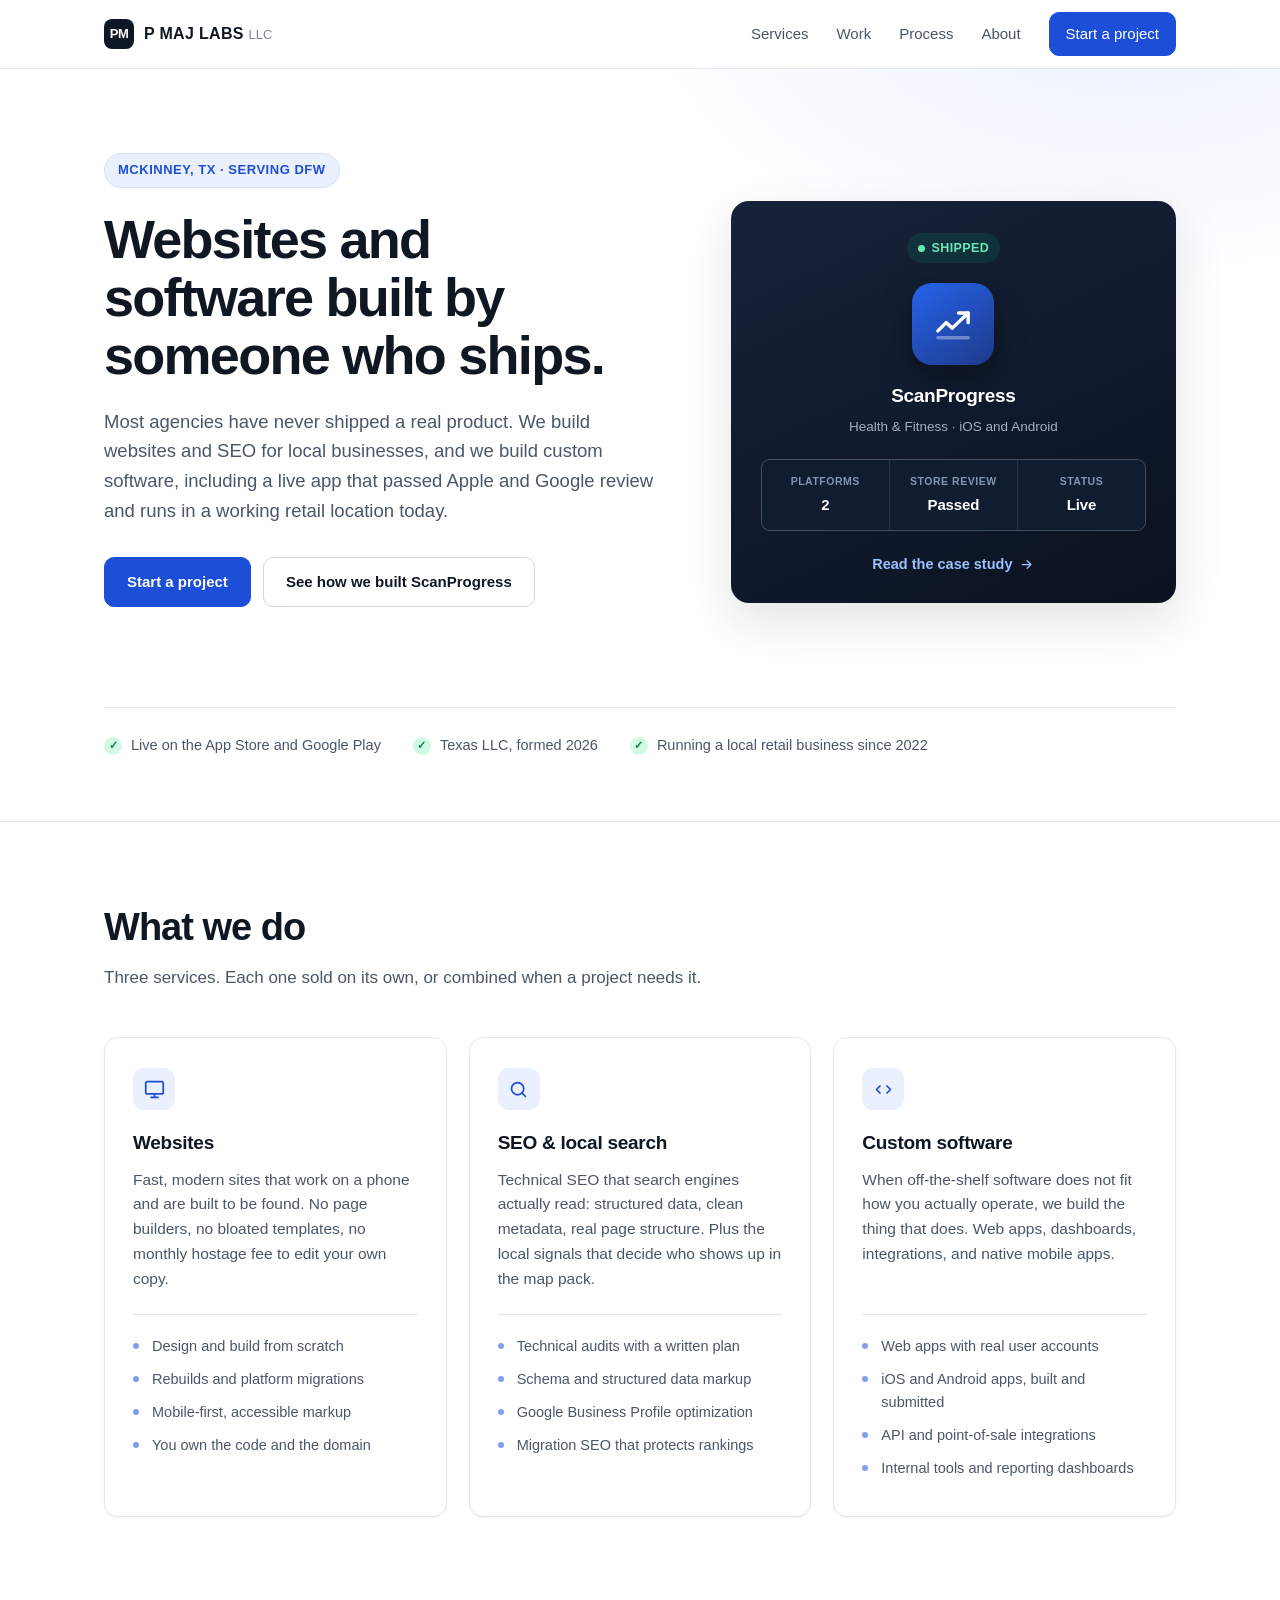
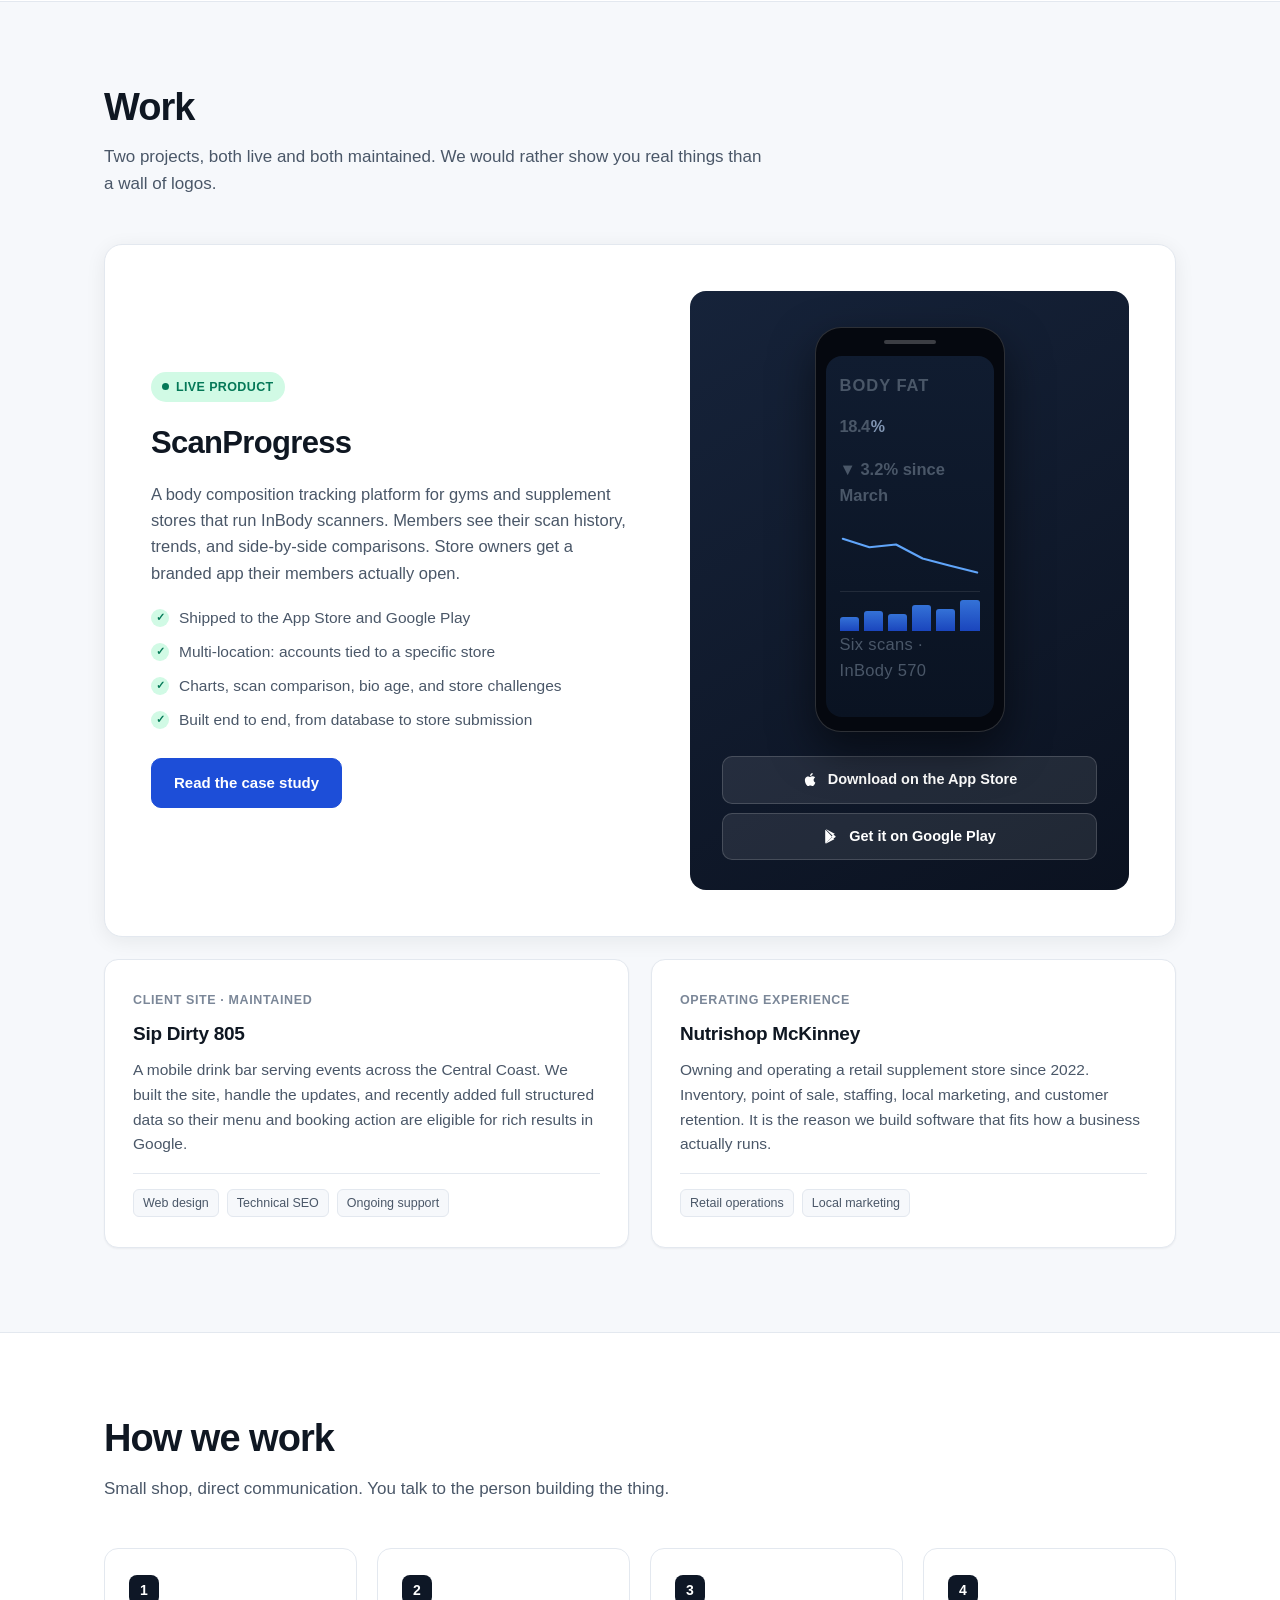
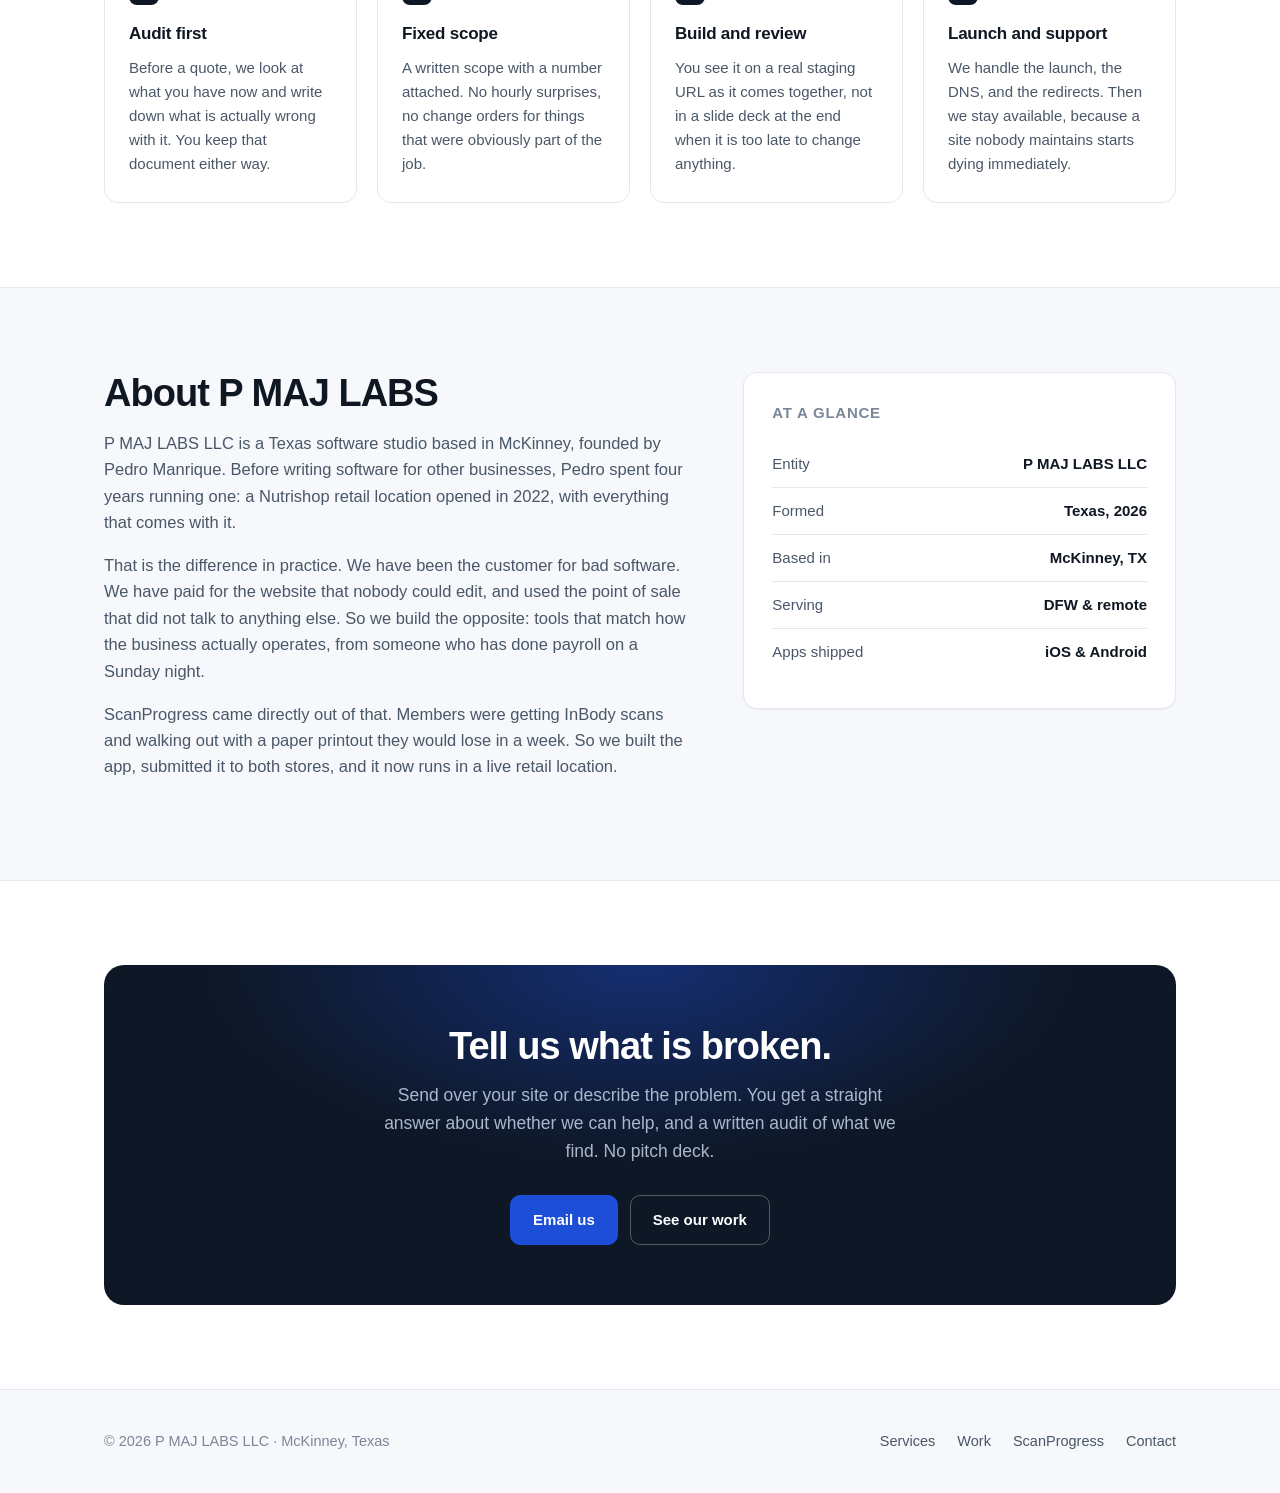
<file: index.html>
<!DOCTYPE html>
<html lang="en">
<head>
<meta charset="utf-8"/>
<meta name="viewport" content="width=device-width, initial-scale=1"/>
<title>P MAJ LABS | Websites &amp; Software for Local Businesses | McKinney, TX</title>
<meta name="description" content="P MAJ LABS LLC builds websites, SEO, and custom software for local businesses in McKinney and the DFW area. Shipped ScanProgress, a live iOS and Android product."/>
<link rel="canonical" href="https://pmajlabs.com/"/>
<meta property="og:type" content="website"/>
<meta property="og:url" content="https://pmajlabs.com/"/>
<meta property="og:title" content="P MAJ LABS | Websites &amp; Software for Local Businesses"/>
<meta property="og:description" content="Websites, SEO, and custom software built by an operator who has shipped a live product to the App Store and Google Play."/>
<meta name="twitter:card" content="summary_large_image"/>
<link rel="stylesheet" href="styles.css"/>
<script type="application/ld+json">
{
  "@context": "https://schema.org",
  "@type": "ProfessionalService",
  "name": "P MAJ LABS LLC",
  "description": "Websites, SEO, and custom software development for local businesses in McKinney and the Dallas-Fort Worth area.",
  "url": "https://pmajlabs.com/",
  "areaServed": [
    { "@type": "City", "name": "McKinney" },
    { "@type": "AdministrativeArea", "name": "Dallas-Fort Worth Metroplex" }
  ],
  "address": {
    "@type": "PostalAddress",
    "addressLocality": "McKinney",
    "addressRegion": "TX",
    "addressCountry": "US"
  },
  "founder": { "@type": "Person", "name": "Pedro C. Manrique Jr." },
  "knowsAbout": ["Web design", "Search engine optimization", "Custom software development", "Mobile app development"],
  "makesOffer": [
    { "@type": "Offer", "itemOffered": { "@type": "Service", "name": "Website design and development" } },
    { "@type": "Offer", "itemOffered": { "@type": "Service", "name": "Search engine optimization" } },
    { "@type": "Offer", "itemOffered": { "@type": "Service", "name": "Custom software and mobile app development" } }
  ]
}
</script>
</head>
<body>

<header class="site-header">
  <div class="wrap header-inner">
    <a class="brand" href="/">
      <span class="brand-mark">PM</span>
      <span>P MAJ LABS <span class="brand-sub">LLC</span></span>
    </a>
    <nav class="nav">
      <a href="#services">Services</a>
      <a href="#work">Work</a>
      <a href="#process">Process</a>
      <a href="#about">About</a>
      <a class="btn btn-sm" href="#contact">Start a project</a>
    </nav>
  </div>
</header>

<main>

  <section class="hero">
    <div class="wrap hero-grid">
      <div class="hero-copy">
        <span class="eyebrow">McKinney, TX &middot; Serving DFW</span>
        <h1>Websites and software built by someone who ships.</h1>
        <p class="lede">
          Most agencies have never shipped a real product. We build websites and SEO for local
          businesses, and we build custom software, including a live app that passed Apple
          and Google review and runs in a working retail location today.
        </p>
        <div class="hero-actions">
          <a class="btn" href="#contact">Start a project</a>
          <a class="btn btn-ghost" href="scanprogress.html">See how we built ScanProgress</a>
        </div>
      </div>

      <aside class="hero-proof" aria-label="Shipped product">
        <div class="proof-top">
          <span class="badge-live"><span class="dot"></span> Shipped</span>
          <div class="proof-icon" role="img" aria-label="ScanProgress app icon">
            <svg viewBox="0 0 64 64" fill="none" aria-hidden="true">
              <path d="M10 42 L22 30 L31 38 L54 16" stroke="currentColor" stroke-width="5"
                    stroke-linecap="round" stroke-linejoin="round"/>
              <path d="M40 16 H54 V30" stroke="currentColor" stroke-width="5"
                    stroke-linecap="round" stroke-linejoin="round"/>
              <path d="M10 52 H54" stroke="currentColor" stroke-width="5"
                    stroke-linecap="round" opacity="0.35"/>
            </svg>
          </div>
          <p class="proof-name">ScanProgress</p>
          <p class="proof-meta">Health &amp; Fitness &middot; iOS and Android</p>
        </div>
        <dl class="proof-stats">
          <div><dt>Platforms</dt><dd>2</dd></div>
          <div><dt>Store review</dt><dd>Passed</dd></div>
          <div><dt>Status</dt><dd>Live</dd></div>
        </dl>
        <a class="proof-link" href="scanprogress.html">
          Read the case study
          <svg viewBox="0 0 24 24" fill="none" stroke="currentColor" stroke-width="2"
               stroke-linecap="round" stroke-linejoin="round" aria-hidden="true">
            <path d="M5 12h14M13 6l6 6-6 6"/>
          </svg>
        </a>
      </aside>
    </div>

    <div class="wrap">
      <div class="trust-row">
        <div class="trust-item"><span class="check">&#10003;</span> Live on the App Store and Google Play</div>
        <div class="trust-item"><span class="check">&#10003;</span> Texas LLC, formed 2026</div>
        <div class="trust-item"><span class="check">&#10003;</span> Running a local retail business since 2022</div>
      </div>
    </div>
  </section>

  <section id="services">
    <div class="wrap">
      <div class="section-head">
        <h2>What we do</h2>
        <p>Three services. Each one sold on its own, or combined when a project needs it.</p>
      </div>
      <div class="grid-3">

        <article class="card">
          <div class="icon" aria-hidden="true">
            <svg viewBox="0 0 24 24" fill="none" stroke="currentColor" stroke-width="2" stroke-linecap="round" stroke-linejoin="round">
              <rect x="2" y="3" width="20" height="14" rx="2"/><path d="M8 21h8M12 17v4"/>
            </svg>
          </div>
          <h3>Websites</h3>
          <p>Fast, modern sites that work on a phone and are built to be found. No page builders, no bloated templates, no monthly hostage fee to edit your own copy.</p>
          <ul>
            <li>Design and build from scratch</li>
            <li>Rebuilds and platform migrations</li>
            <li>Mobile-first, accessible markup</li>
            <li>You own the code and the domain</li>
          </ul>
        </article>

        <article class="card">
          <div class="icon" aria-hidden="true">
            <svg viewBox="0 0 24 24" fill="none" stroke="currentColor" stroke-width="2" stroke-linecap="round" stroke-linejoin="round">
              <circle cx="11" cy="11" r="7"/><path d="m20 20-3.5-3.5"/>
            </svg>
          </div>
          <h3>SEO &amp; local search</h3>
          <p>Technical SEO that search engines actually read: structured data, clean metadata, real page structure. Plus the local signals that decide who shows up in the map pack.</p>
          <ul>
            <li>Technical audits with a written plan</li>
            <li>Schema and structured data markup</li>
            <li>Google Business Profile optimization</li>
            <li>Migration SEO that protects rankings</li>
          </ul>
        </article>

        <article class="card">
          <div class="icon" aria-hidden="true">
            <svg viewBox="0 0 24 24" fill="none" stroke="currentColor" stroke-width="2" stroke-linecap="round" stroke-linejoin="round">
              <path d="m8 16-4-4 4-4M16 8l4 4-4 4"/>
            </svg>
          </div>
          <h3>Custom software</h3>
          <p>When off-the-shelf software does not fit how you actually operate, we build the thing that does. Web apps, dashboards, integrations, and native mobile apps.</p>
          <ul>
            <li>Web apps with real user accounts</li>
            <li>iOS and Android apps, built and submitted</li>
            <li>API and point-of-sale integrations</li>
            <li>Internal tools and reporting dashboards</li>
          </ul>
        </article>

      </div>
    </div>
  </section>

  <section id="work" class="section-tint">
    <div class="wrap">
      <div class="section-head">
        <h2>Work</h2>
        <p>Two projects, both live and both maintained. We would rather show you real things than a wall of logos.</p>
      </div>

      <article class="feature">
        <div>
          <span class="badge-live"><span class="dot"></span> Live product</span>
          <h3>ScanProgress</h3>
          <p>
            A body composition tracking platform for gyms and supplement stores that run InBody
            scanners. Members see their scan history, trends, and side-by-side comparisons.
            Store owners get a branded app their members actually open.
          </p>
          <ul class="spec-list">
            <li><span class="check">&#10003;</span> Shipped to the App Store and Google Play</li>
            <li><span class="check">&#10003;</span> Multi-location: accounts tied to a specific store</li>
            <li><span class="check">&#10003;</span> Charts, scan comparison, bio age, and store challenges</li>
            <li><span class="check">&#10003;</span> Built end to end, from database to store submission</li>
          </ul>
          <a class="btn" href="scanprogress.html">Read the case study</a>
        </div>
        <div class="app-visual">
          <div class="phone">
            <div class="phone-notch"></div>
            <div class="phone-screen">
              <p class="scr-label">Body fat</p>
              <p class="scr-val">18.4<span>%</span></p>
              <p class="scr-delta">&#9660; 3.2% since March</p>
              <div class="chart" role="img" aria-label="Downward trend line across six scans">
                <svg viewBox="0 0 200 74" fill="none" preserveAspectRatio="none">
                  <path d="M4 14 L42 26 L80 22 L118 42 L156 52 L196 62"
                        stroke="#60a5fa" stroke-width="3"
                        stroke-linecap="round" stroke-linejoin="round"/>
                </svg>
              </div>
              <div class="bars" aria-hidden="true">
                <span style="height:38%"></span>
                <span style="height:56%"></span>
                <span style="height:47%"></span>
                <span style="height:72%"></span>
                <span style="height:61%"></span>
                <span style="height:88%"></span>
              </div>
              <p class="scr-foot">Six scans &middot; InBody 570</p>
            </div>
          </div>
          <div class="store-links">
            <a class="store-btn" href="https://apps.apple.com/us/app/scanprogress/id6761957284" target="_blank" rel="noopener">
              <svg viewBox="0 0 24 24" fill="currentColor"><path d="M16.4 12.8c0-2.3 1.9-3.4 2-3.5-1.1-1.6-2.8-1.8-3.4-1.8-1.4-.1-2.8.9-3.5.9s-1.8-.9-3-.8c-1.5 0-2.9.9-3.7 2.3-1.6 2.7-.4 6.8 1.1 9 .8 1.1 1.7 2.3 2.9 2.2 1.2 0 1.6-.7 3-.7s1.8.7 3 .7c1.3 0 2.1-1.1 2.8-2.2.9-1.2 1.3-2.5 1.3-2.5s-2.5-1-2.5-3.6zM14.2 5.7c.6-.8 1-1.9.9-3-.9 0-2.1.6-2.8 1.4-.6.7-1.1 1.8-1 2.9 1 .1 2.1-.5 2.9-1.3z"/></svg>
              Download on the App Store
            </a>
            <a class="store-btn" href="https://play.google.com/store/apps/details?id=com.scanprogress.app" target="_blank" rel="noopener">
              <svg viewBox="0 0 24 24" fill="currentColor"><path d="M3.6 2.4c-.3.3-.5.8-.5 1.4v16.4c0 .6.2 1.1.5 1.4l.1.1 9.2-9.2v-.2L3.6 2.4zm12.4 6.1L13.5 11l-9-9c.2-.1.5-.1.8 0l11.7 6.5zM17.9 12c0 .5-.3 1-.9 1.3l-2.4 1.4-2.6-2.6 2.6-2.6 2.4 1.3c.6.4.9.8.9 1.2zm-4.4 1.4l2.5 2.5L4.3 22c-.3.2-.6.2-.8 0l9-8.6z"/></svg>
              Get it on Google Play
            </a>
          </div>
        </div>
      </article>

      <div class="work-row">
        <article class="card work-card">
          <div class="kicker">Client site &middot; Maintained</div>
          <h3>Sip Dirty 805</h3>
          <p>
            A mobile drink bar serving events across the Central Coast. We built the site,
            handle the updates, and recently added full structured data so their menu and
            booking action are eligible for rich results in Google.
          </p>
          <div class="meta">
            <span class="tag">Web design</span>
            <span class="tag">Technical SEO</span>
            <span class="tag">Ongoing support</span>
          </div>
        </article>

        <article class="card work-card">
          <div class="kicker">Operating experience</div>
          <h3>Nutrishop McKinney</h3>
          <p>
            Owning and operating a retail supplement store since 2022. Inventory, point of
            sale, staffing, local marketing, and customer retention. It is the reason we build
            software that fits how a business actually runs.
          </p>
          <div class="meta">
            <span class="tag">Retail operations</span>
            <span class="tag">Local marketing</span>
          </div>
        </article>
      </div>
    </div>
  </section>

  <section id="process">
    <div class="wrap">
      <div class="section-head">
        <h2>How we work</h2>
        <p>Small shop, direct communication. You talk to the person building the thing.</p>
      </div>
      <div class="steps">
        <div class="step">
          <div class="step-num">1</div>
          <h3>Audit first</h3>
          <p>Before a quote, we look at what you have now and write down what is actually wrong with it. You keep that document either way.</p>
        </div>
        <div class="step">
          <div class="step-num">2</div>
          <h3>Fixed scope</h3>
          <p>A written scope with a number attached. No hourly surprises, no change orders for things that were obviously part of the job.</p>
        </div>
        <div class="step">
          <div class="step-num">3</div>
          <h3>Build and review</h3>
          <p>You see it on a real staging URL as it comes together, not in a slide deck at the end when it is too late to change anything.</p>
        </div>
        <div class="step">
          <div class="step-num">4</div>
          <h3>Launch and support</h3>
          <p>We handle the launch, the DNS, and the redirects. Then we stay available, because a site nobody maintains starts dying immediately.</p>
        </div>
      </div>
    </div>
  </section>

  <section id="about" class="section-tint">
    <div class="wrap">
      <div class="about-grid">
        <div>
          <h2>About P MAJ LABS</h2>
          <p>
            P MAJ LABS LLC is a Texas software studio based in McKinney, founded by Pedro
            Manrique. Before writing software for other businesses, Pedro spent four years
            running one: a Nutrishop retail location opened in 2022, with everything that
            comes with it.
          </p>
          <p>
            That is the difference in practice. We have been the customer for bad software.
            We have paid for the website that nobody could edit, and used the point of sale
            that did not talk to anything else. So we build the opposite: tools that match how
            the business actually operates, from someone who has done payroll on a Sunday night.
          </p>
          <p>
            ScanProgress came directly out of that. Members were getting InBody scans and
            walking out with a paper printout they would lose in a week. So we built the app,
            submitted it to both stores, and it now runs in a live retail location.
          </p>
        </div>
        <aside class="fact-box">
          <h3>At a glance</h3>
          <dl>
            <div class="fact-row"><dt>Entity</dt><dd>P MAJ LABS LLC</dd></div>
            <div class="fact-row"><dt>Formed</dt><dd>Texas, 2026</dd></div>
            <div class="fact-row"><dt>Based in</dt><dd>McKinney, TX</dd></div>
            <div class="fact-row"><dt>Serving</dt><dd>DFW &amp; remote</dd></div>
            <div class="fact-row"><dt>Apps shipped</dt><dd>iOS &amp; Android</dd></div>
          </dl>
        </aside>
      </div>
    </div>
  </section>

  <section id="contact">
    <div class="wrap">
      <div class="cta">
        <h2>Tell us what is broken.</h2>
        <p>
          Send over your site or describe the problem. You get a straight answer about whether
          we can help, and a written audit of what we find. No pitch deck.
        </p>
        <div class="cta-actions">
          <a class="btn" href="mailto:hello@pmajlabs.com?subject=Project%20inquiry">Email us</a>
          <a class="btn btn-ghost" href="scanprogress.html">See our work</a>
        </div>
      </div>
    </div>
  </section>

</main>

<footer class="site-footer">
  <div class="wrap footer-inner">
    <p>&copy; 2026 P MAJ LABS LLC &middot; McKinney, Texas</p>
    <div class="footer-links">
      <a href="#services">Services</a>
      <a href="#work">Work</a>
      <a href="scanprogress.html">ScanProgress</a>
      <a href="mailto:hello@pmajlabs.com">Contact</a>
    </div>
  </div>
</footer>

</body>
</html>
</file>
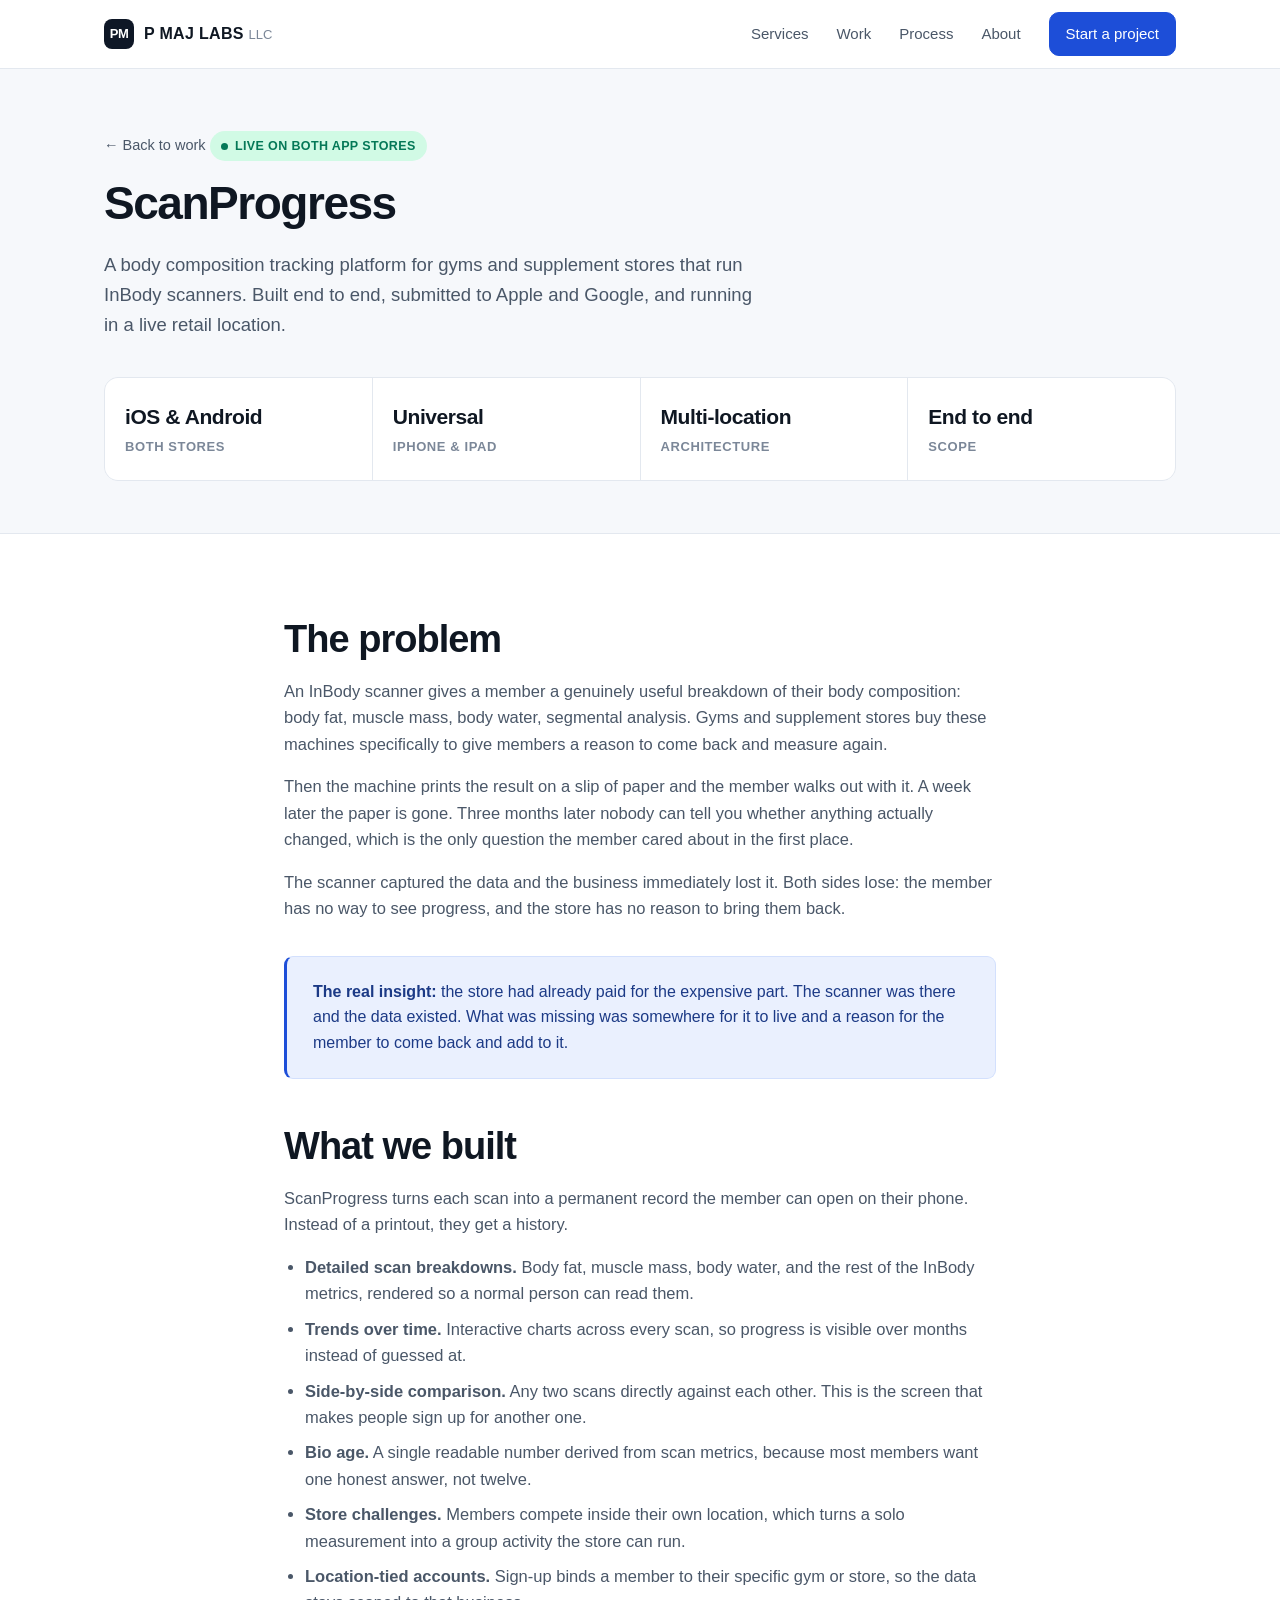
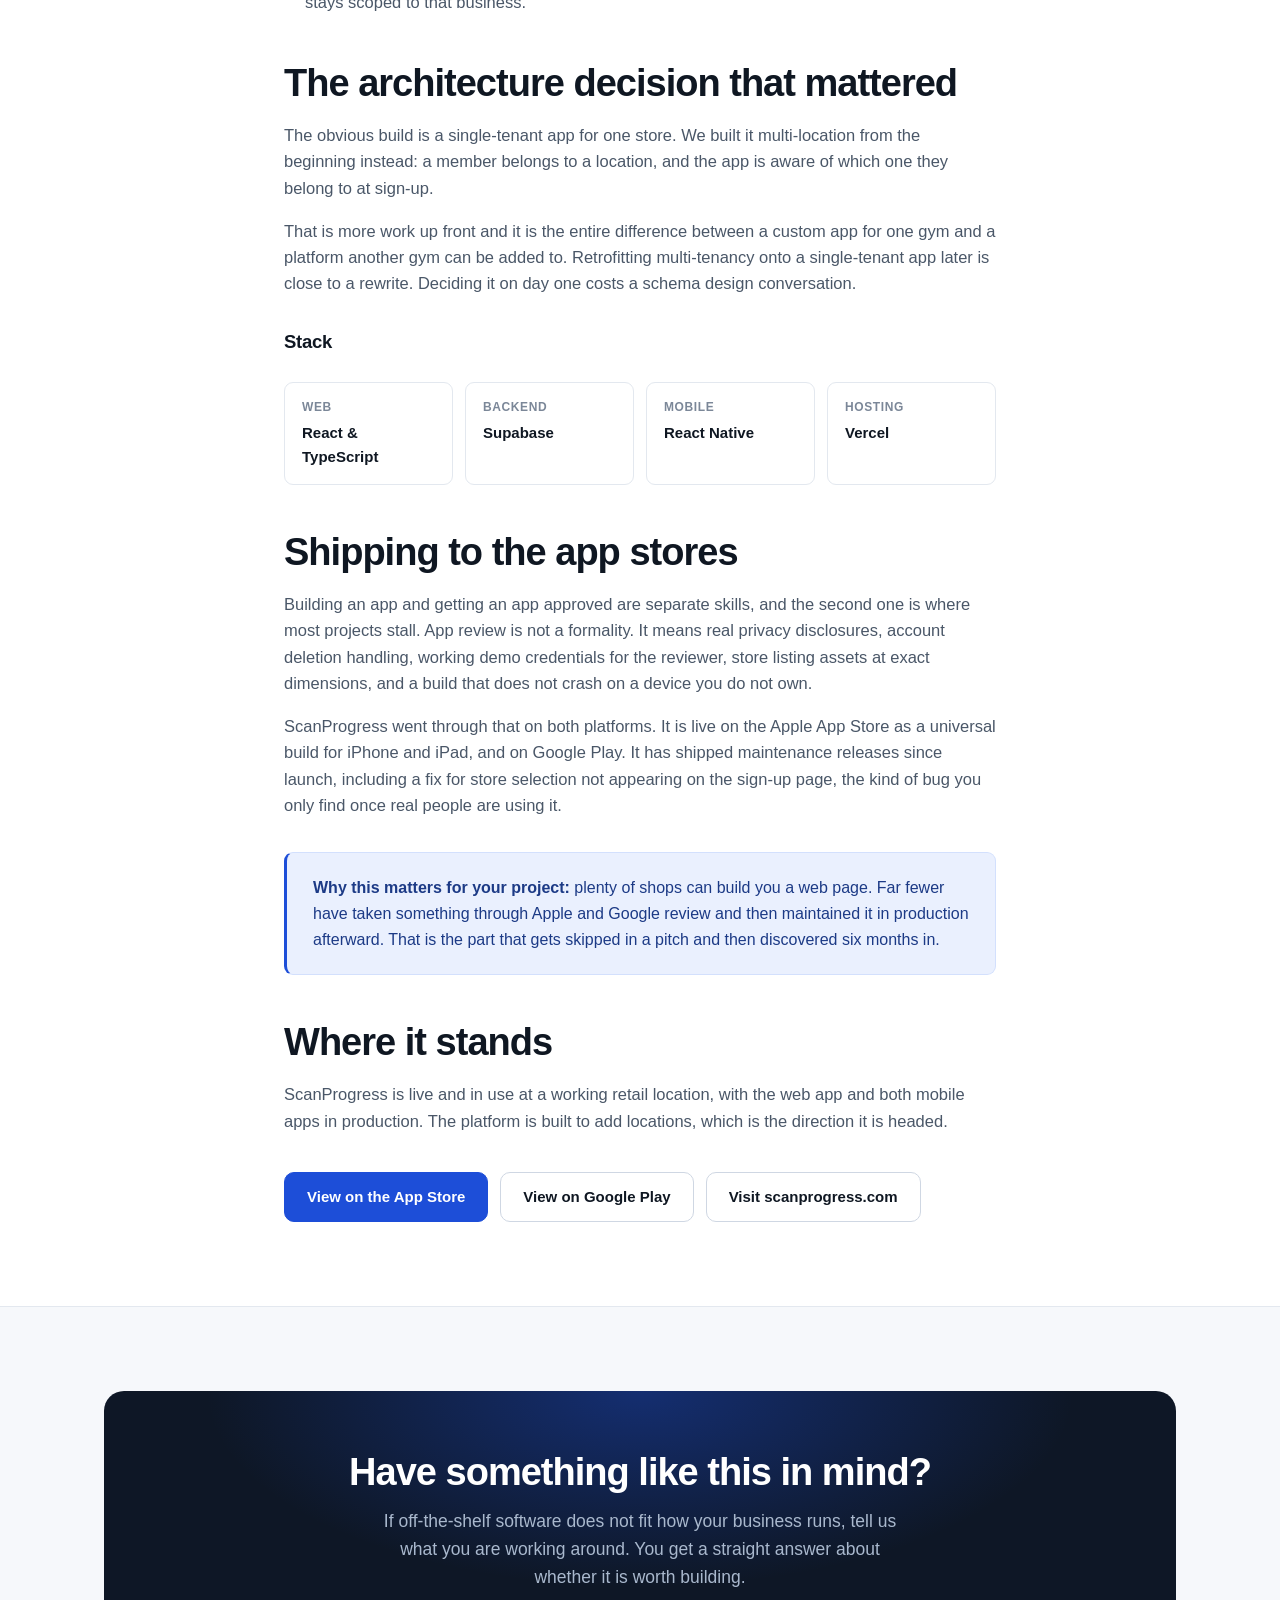
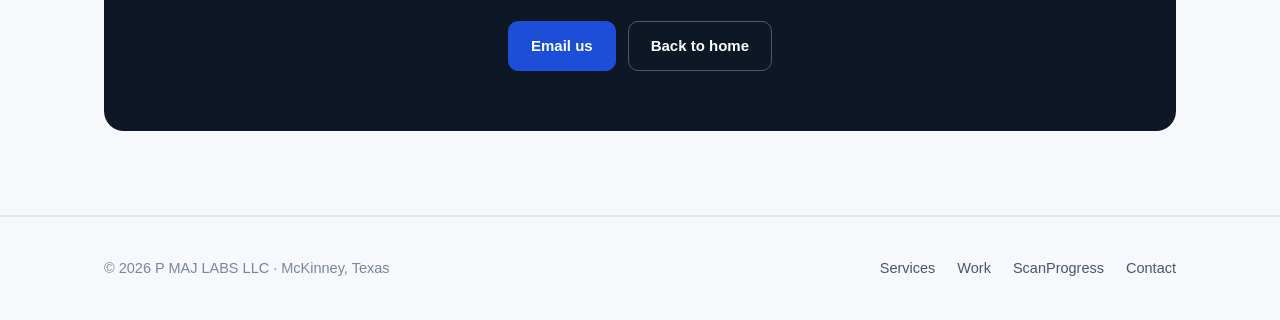
<file: scanprogress.html>
<!DOCTYPE html>
<html lang="en">
<head>
<meta charset="utf-8"/>
<meta name="viewport" content="width=device-width, initial-scale=1"/>
<title>ScanProgress Case Study | P MAJ LABS</title>
<meta name="description" content="How P MAJ LABS built ScanProgress, a multi-location body composition tracking platform for gyms and supplement stores, and shipped it to the App Store and Google Play."/>
<link rel="canonical" href="https://pmajlabs.com/scanprogress.html"/>
<meta property="og:type" content="article"/>
<meta property="og:url" content="https://pmajlabs.com/scanprogress.html"/>
<meta property="og:title" content="ScanProgress Case Study | P MAJ LABS"/>
<meta property="og:description" content="A body composition tracking platform for gyms and supplement stores, built end to end and shipped to both app stores."/>
<link rel="stylesheet" href="styles.css"/>
</head>
<body>

<header class="site-header">
  <div class="wrap header-inner">
    <a class="brand" href="index.html">
      <span class="brand-mark">PM</span>
      <span>P MAJ LABS <span class="brand-sub">LLC</span></span>
    </a>
    <nav class="nav">
      <a href="index.html#services">Services</a>
      <a href="index.html#work">Work</a>
      <a href="index.html#process">Process</a>
      <a href="index.html#about">About</a>
      <a class="btn btn-sm" href="index.html#contact">Start a project</a>
    </nav>
  </div>
</header>

<main>

  <section class="page-hero">
    <div class="wrap">
      <a class="back-link" href="index.html">&larr; Back to work</a>
      <span class="badge-live"><span class="dot"></span> Live on both app stores</span>
      <h1>ScanProgress</h1>
      <p class="lede">
        A body composition tracking platform for gyms and supplement stores that run InBody
        scanners. Built end to end, submitted to Apple and Google, and running in a live
        retail location.
      </p>
      <div class="stat-strip">
        <div class="stat"><div class="val">iOS &amp; Android</div><div class="lbl">Both stores</div></div>
        <div class="stat"><div class="val">Universal</div><div class="lbl">iPhone &amp; iPad</div></div>
        <div class="stat"><div class="val">Multi-location</div><div class="lbl">Architecture</div></div>
        <div class="stat"><div class="val">End to end</div><div class="lbl">Scope</div></div>
      </div>
    </div>
  </section>

  <section>
    <div class="wrap prose">

      <h2>The problem</h2>
      <p>
        An InBody scanner gives a member a genuinely useful breakdown of their body
        composition: body fat, muscle mass, body water, segmental analysis. Gyms and supplement
        stores buy these machines specifically to give members a reason to come back and
        measure again.
      </p>
      <p>
        Then the machine prints the result on a slip of paper and the member walks out with it.
        A week later the paper is gone. Three months later nobody can tell you whether anything
        actually changed, which is the only question the member cared about in the first place.
      </p>
      <p>
        The scanner captured the data and the business immediately lost it. Both sides lose:
        the member has no way to see progress, and the store has no reason to bring them back.
      </p>

      <div class="callout">
        <p>
          <strong>The real insight:</strong> the store had already paid for the expensive part.
          The scanner was there and the data existed. What was missing was somewhere for it
          to live and a reason for the member to come back and add to it.
        </p>
      </div>

      <h2>What we built</h2>
      <p>
        ScanProgress turns each scan into a permanent record the member can open on their
        phone. Instead of a printout, they get a history.
      </p>
      <ul>
        <li><strong>Detailed scan breakdowns.</strong> Body fat, muscle mass, body water, and the rest of the InBody metrics, rendered so a normal person can read them.</li>
        <li><strong>Trends over time.</strong> Interactive charts across every scan, so progress is visible over months instead of guessed at.</li>
        <li><strong>Side-by-side comparison.</strong> Any two scans directly against each other. This is the screen that makes people sign up for another one.</li>
        <li><strong>Bio age.</strong> A single readable number derived from scan metrics, because most members want one honest answer, not twelve.</li>
        <li><strong>Store challenges.</strong> Members compete inside their own location, which turns a solo measurement into a group activity the store can run.</li>
        <li><strong>Location-tied accounts.</strong> Sign-up binds a member to their specific gym or store, so the data stays scoped to that business.</li>
      </ul>

      <h2>The architecture decision that mattered</h2>
      <p>
        The obvious build is a single-tenant app for one store. We built it multi-location from
        the beginning instead: a member belongs to a location, and the app is aware of which
        one they belong to at sign-up.
      </p>
      <p>
        That is more work up front and it is the entire difference between a custom app for one
        gym and a platform another gym can be added to. Retrofitting multi-tenancy onto a
        single-tenant app later is close to a rewrite. Deciding it on day one costs a schema
        design conversation.
      </p>

      <h3>Stack</h3>
      <div class="stack-grid">
        <div class="stack-item"><div class="t">Web</div><div class="v">React &amp; TypeScript</div></div>
        <div class="stack-item"><div class="t">Backend</div><div class="v">Supabase</div></div>
        <div class="stack-item"><div class="t">Mobile</div><div class="v">React Native</div></div>
        <div class="stack-item"><div class="t">Hosting</div><div class="v">Vercel</div></div>
      </div>

      <h2>Shipping to the app stores</h2>
      <p>
        Building an app and getting an app approved are separate skills, and the second one is
        where most projects stall. App review is not a formality. It means real privacy
        disclosures, account deletion handling, working demo credentials for the reviewer,
        store listing assets at exact dimensions, and a build that does not crash on a device
        you do not own.
      </p>
      <p>
        ScanProgress went through that on both platforms. It is live on the Apple App Store as
        a universal build for iPhone and iPad, and on Google Play. It has shipped maintenance
        releases since launch, including a fix for store selection not appearing on the sign-up
        page, the kind of bug you only find once real people are using it.
      </p>

      <div class="callout">
        <p>
          <strong>Why this matters for your project:</strong> plenty of shops can build you a
          web page. Far fewer have taken something through Apple and Google review and then
          maintained it in production afterward. That is the part that gets skipped in a pitch
          and then discovered six months in.
        </p>
      </div>

      <h2>Where it stands</h2>
      <p>
        ScanProgress is live and in use at a working retail location, with the web app and both
        mobile apps in production. The platform is built to add locations, which is the
        direction it is headed.
      </p>

      <div style="margin-top:38px; display:flex; gap:12px; flex-wrap:wrap;">
        <a class="btn" href="https://apps.apple.com/us/app/scanprogress/id6761957284" target="_blank" rel="noopener">View on the App Store</a>
        <a class="btn btn-ghost" href="https://play.google.com/store/apps/details?id=com.scanprogress.app" target="_blank" rel="noopener">View on Google Play</a>
        <a class="btn btn-ghost" href="https://scanprogress.com" target="_blank" rel="noopener">Visit scanprogress.com</a>
      </div>

    </div>
  </section>

  <section class="section-tint">
    <div class="wrap">
      <div class="cta">
        <h2>Have something like this in mind?</h2>
        <p>
          If off-the-shelf software does not fit how your business runs, tell us what you are
          working around. You get a straight answer about whether it is worth building.
        </p>
        <div class="cta-actions">
          <a class="btn" href="mailto:hello@pmajlabs.com?subject=Project%20inquiry">Email us</a>
          <a class="btn btn-ghost" href="index.html">Back to home</a>
        </div>
      </div>
    </div>
  </section>

</main>

<footer class="site-footer">
  <div class="wrap footer-inner">
    <p>&copy; 2026 P MAJ LABS LLC &middot; McKinney, Texas</p>
    <div class="footer-links">
      <a href="index.html#services">Services</a>
      <a href="index.html#work">Work</a>
      <a href="scanprogress.html">ScanProgress</a>
      <a href="mailto:hello@pmajlabs.com">Contact</a>
    </div>
  </div>
</footer>

</body>
</html>
</file>
<file: styles.css>
/* P MAJ LABS LLC - site styles */

:root {
  --bg: #ffffff;
  --bg-tint: #f6f8fb;
  --bg-deep: #0e1726;
  --fg: #0f1722;
  --muted: #4a5768;
  --soft: #7b8798;
  --accent: #1d4ed8;
  --accent-hover: #1740b0;
  --accent-soft: #eaf0fe;
  --card: #ffffff;
  --border: #e3e8ef;
  --border-strong: #cfd7e3;
  --live: #047857;
  --live-bg: #d1fae5;
  --radius: 14px;
  --radius-sm: 9px;
  --maxw: 1120px;
  --shadow-sm: 0 1px 2px rgba(15, 23, 34, 0.05);
  --shadow: 0 4px 20px rgba(15, 23, 34, 0.07);
  --shadow-lg: 0 18px 50px rgba(15, 23, 34, 0.12);
  --font: -apple-system, BlinkMacSystemFont, "Segoe UI", Roboto, "Helvetica Neue", Arial, sans-serif;
}

* { box-sizing: border-box; }

html { scroll-behavior: smooth; }

body {
  margin: 0;
  font-family: var(--font);
  background: var(--bg);
  color: var(--fg);
  line-height: 1.6;
  -webkit-font-smoothing: antialiased;
}

img { max-width: 100%; display: block; }

a { color: var(--accent); text-decoration: none; }
a:hover { color: var(--accent-hover); }

.wrap {
  max-width: var(--maxw);
  margin: 0 auto;
  padding: 0 24px;
}

.narrow { max-width: 780px; }

/* ---------- header ---------- */

.site-header {
  position: sticky;
  top: 0;
  z-index: 50;
  background: rgba(255, 255, 255, 0.88);
  backdrop-filter: saturate(180%) blur(12px);
  border-bottom: 1px solid var(--border);
}

.header-inner {
  display: flex;
  align-items: center;
  justify-content: space-between;
  height: 68px;
  gap: 24px;
}

.brand {
  display: flex;
  align-items: center;
  gap: 10px;
  font-weight: 700;
  letter-spacing: 0.02em;
  color: var(--fg);
  font-size: 16px;
}

.brand:hover { color: var(--fg); }

.brand-mark {
  width: 30px;
  height: 30px;
  border-radius: 8px;
  background: var(--bg-deep);
  color: #fff;
  display: grid;
  place-items: center;
  font-size: 13px;
  font-weight: 800;
  letter-spacing: -0.03em;
}

.brand-sub {
  color: var(--soft);
  font-weight: 500;
  font-size: 13px;
  letter-spacing: 0;
}

.nav {
  display: flex;
  align-items: center;
  gap: 28px;
}

.nav a {
  color: var(--muted);
  font-size: 15px;
  font-weight: 500;
}

.nav a:hover { color: var(--fg); }

.nav .btn { color: #fff; }

.menu-toggle { display: none; }

/* ---------- buttons ---------- */

.btn {
  display: inline-flex;
  align-items: center;
  justify-content: center;
  gap: 8px;
  padding: 12px 22px;
  border-radius: 10px;
  background: var(--accent);
  color: #fff;
  font-weight: 600;
  font-size: 15px;
  border: 1px solid var(--accent);
  cursor: pointer;
  transition: background 0.15s ease, transform 0.15s ease;
  white-space: nowrap;
}

.btn:hover {
  background: var(--accent-hover);
  border-color: var(--accent-hover);
  color: #fff;
  transform: translateY(-1px);
}

.btn-ghost {
  background: transparent;
  color: var(--fg);
  border-color: var(--border-strong);
}

.btn-ghost:hover {
  background: var(--bg-tint);
  color: var(--fg);
  border-color: var(--soft);
}

.btn-sm { padding: 9px 16px; font-size: 14px; }

/* ---------- hero ---------- */

.hero {
  padding: 84px 0 64px;
  background:
    radial-gradient(760px 460px at 88% -12%, var(--accent-soft) 0%, transparent 68%),
    var(--bg);
  border-bottom: 1px solid var(--border);
}

.hero-grid {
  display: grid;
  grid-template-columns: 1.12fr 0.88fr;
  gap: 60px;
  align-items: center;
}

.hero-copy { min-width: 0; }

/* ---------- hero proof panel ---------- */

.hero-proof {
  background: linear-gradient(155deg, #16233a 0%, #0b1220 100%);
  border-radius: 18px;
  padding: 32px 30px 26px;
  color: #fff;
  box-shadow: var(--shadow-lg);
  text-align: center;
}

.hero-proof .badge-live {
  background: rgba(4, 120, 87, 0.22);
  color: #6ee7b7;
  margin-bottom: 20px;
}

.hero-proof .dot { background: #6ee7b7; }

.proof-icon {
  width: 82px;
  height: 82px;
  border-radius: 20px;
  margin: 0 auto 16px;
  background: linear-gradient(145deg, #2563eb 0%, #1e3a8a 100%);
  box-shadow: 0 10px 30px rgba(0, 0, 0, 0.4);
  display: grid;
  place-items: center;
  color: #fff;
}

.proof-icon svg { width: 44px; height: 44px; }

.proof-name {
  margin: 0 0 4px;
  font-size: 19px;
  font-weight: 700;
  letter-spacing: -0.015em;
}

.proof-meta {
  margin: 0 0 22px;
  color: #9fb0c9;
  font-size: 13.5px;
}

.proof-stats {
  display: grid;
  grid-template-columns: repeat(3, 1fr);
  gap: 1px;
  margin: 0 0 20px;
  background: rgba(255, 255, 255, 0.12);
  border: 1px solid rgba(255, 255, 255, 0.12);
  border-radius: var(--radius-sm);
  overflow: hidden;
}

.proof-stats > div {
  background: #101c30;
  padding: 13px 8px;
}

.proof-stats dt {
  margin: 0 0 3px;
  font-size: 10.5px;
  text-transform: uppercase;
  letter-spacing: 0.05em;
  color: #8296b3;
  font-weight: 600;
}

.proof-stats dd {
  margin: 0;
  font-size: 15px;
  font-weight: 700;
  letter-spacing: -0.01em;
}

.proof-link {
  display: inline-flex;
  align-items: center;
  gap: 7px;
  font-size: 14.5px;
  font-weight: 600;
  color: #9dc0ff;
}

.proof-link svg {
  width: 15px;
  height: 15px;
  transition: transform 0.15s ease;
}

.proof-link:hover { color: #c9dcff; }
.proof-link:hover svg { transform: translateX(3px); }

.eyebrow {
  display: inline-flex;
  align-items: center;
  gap: 8px;
  font-size: 13px;
  font-weight: 600;
  letter-spacing: 0.04em;
  text-transform: uppercase;
  color: var(--accent);
  background: var(--accent-soft);
  border: 1px solid #d3e0fd;
  padding: 6px 13px;
  border-radius: 999px;
  margin-bottom: 22px;
}

h1 {
  font-size: clamp(36px, 4.6vw, 54px);
  line-height: 1.08;
  letter-spacing: -0.032em;
  margin: 0 0 22px;
  font-weight: 800;
  text-wrap: balance;
}

.hero p.lede {
  font-size: clamp(16.5px, 1.5vw, 18.5px);
  color: var(--muted);
  max-width: 560px;
  margin: 0 0 32px;
}

.hero-actions {
  display: flex;
  gap: 12px;
  flex-wrap: wrap;
  margin-bottom: 44px;
}

.trust-row {
  display: flex;
  flex-wrap: wrap;
  gap: 12px 32px;
  margin-top: 56px;
  padding-top: 26px;
  border-top: 1px solid var(--border);
}

.trust-item {
  display: flex;
  align-items: center;
  gap: 9px;
  font-size: 14.5px;
  color: var(--muted);
  font-weight: 500;
}

.check {
  width: 18px;
  height: 18px;
  flex: none;
  border-radius: 50%;
  background: var(--live-bg);
  color: var(--live);
  display: grid;
  place-items: center;
  font-size: 11px;
  font-weight: 800;
}

/* ---------- sections ---------- */

section { padding: 84px 0; }

.section-tint { background: var(--bg-tint); border-block: 1px solid var(--border); }

.section-head { max-width: 660px; margin-bottom: 46px; }

.section-head.center { margin-inline: auto; text-align: center; }

h2 {
  font-size: clamp(28px, 3.4vw, 38px);
  line-height: 1.15;
  letter-spacing: -0.026em;
  margin: 0 0 14px;
  font-weight: 750;
}

h3 {
  font-size: 19px;
  letter-spacing: -0.014em;
  margin: 0 0 9px;
  font-weight: 700;
}

.section-head p {
  color: var(--muted);
  font-size: 17px;
  margin: 0;
}

/* ---------- service cards ---------- */

.grid-3 {
  display: grid;
  grid-template-columns: repeat(auto-fit, minmax(288px, 1fr));
  gap: 22px;
}

.card {
  background: var(--card);
  border: 1px solid var(--border);
  border-radius: var(--radius);
  padding: 30px 28px;
  box-shadow: var(--shadow-sm);
  transition: box-shadow 0.18s ease, transform 0.18s ease, border-color 0.18s ease;
}

/* services cards: align the bullet dividers across the row regardless of copy length */
.grid-3 .card {
  display: flex;
  flex-direction: column;
}

/* reserve a common paragraph height so every divider starts at the same y;
   the list then flows from an identical baseline in each card */
.grid-3 .card p {
  flex: none;
  min-height: 124px;
  margin-bottom: 22px;
}

.grid-3 .card ul { margin-top: 0; }

.card:hover {
  box-shadow: var(--shadow);
  transform: translateY(-3px);
  border-color: var(--border-strong);
}

.card p { color: var(--muted); margin: 0 0 16px; font-size: 15.5px; }

.icon {
  width: 42px;
  height: 42px;
  border-radius: 11px;
  display: grid;
  place-items: center;
  margin-bottom: 18px;
  background: var(--accent-soft);
  color: var(--accent);
  flex: none;
}

.icon svg { width: 21px; height: 21px; }

.card ul {
  list-style: none;
  padding: 0;
  margin: 0;
  border-top: 1px solid var(--border);
  padding-top: 15px;
}

.card ul li {
  font-size: 14.5px;
  color: var(--muted);
  padding: 5px 0 5px 19px;
  position: relative;
}

.card ul li::before {
  content: "";
  position: absolute;
  left: 0;
  top: 13px;
  width: 6px;
  height: 6px;
  border-radius: 50%;
  background: var(--accent);
  opacity: 0.55;
}

/* ---------- featured work ---------- */

.feature {
  display: grid;
  grid-template-columns: 1.05fr 0.95fr;
  gap: 54px;
  align-items: center;
  background: var(--card);
  border: 1px solid var(--border);
  border-radius: 18px;
  padding: 46px;
  box-shadow: var(--shadow);
}

.badge-live {
  display: inline-flex;
  align-items: center;
  gap: 7px;
  font-size: 12.5px;
  font-weight: 700;
  letter-spacing: 0.03em;
  text-transform: uppercase;
  color: var(--live);
  background: var(--live-bg);
  padding: 5px 11px;
  border-radius: 999px;
  margin-bottom: 16px;
}

.dot {
  width: 7px;
  height: 7px;
  border-radius: 50%;
  background: var(--live);
}

.feature h3 {
  font-size: clamp(25px, 3vw, 31px);
  letter-spacing: -0.022em;
  margin-bottom: 13px;
}

.feature p { color: var(--muted); font-size: 16.5px; margin: 0 0 20px; }

.spec-list {
  list-style: none;
  padding: 0;
  margin: 0 0 26px;
  display: grid;
  gap: 9px;
}

.spec-list li {
  display: flex;
  gap: 10px;
  align-items: flex-start;
  font-size: 15.5px;
  color: var(--muted);
}

.spec-list .check { margin-top: 3px; }

.app-visual {
  background: linear-gradient(150deg, #16233a 0%, #0b1220 100%);
  border-radius: 16px;
  padding: 36px 32px 30px;
  text-align: center;
  color: #fff;
}

/* ---------- phone mockup (illustrative UI, not customer data) ---------- */

.phone {
  width: 190px;
  margin: 0 auto 24px;
  background: #05080f;
  border: 1px solid rgba(255, 255, 255, 0.16);
  border-radius: 26px;
  padding: 12px 10px 14px;
  box-shadow: 0 18px 44px rgba(0, 0, 0, 0.5);
  position: relative;
}

.phone-notch {
  width: 52px;
  height: 4px;
  border-radius: 999px;
  background: rgba(255, 255, 255, 0.22);
  margin: 0 auto 12px;
}

.phone-screen {
  background: linear-gradient(180deg, #101c30 0%, #0a1322 100%);
  border-radius: 16px;
  padding: 16px 14px 14px;
  text-align: left;
}

.scr-label {
  margin: 0 0 2px;
  font-size: 10.5px;
  text-transform: uppercase;
  letter-spacing: 0.06em;
  color: #8296b3;
  font-weight: 600;
}

.scr-val {
  margin: 0;
  font-size: 30px;
  font-weight: 750;
  letter-spacing: -0.03em;
  line-height: 1.05;
}

.scr-val span { font-size: 16px; color: #8296b3; margin-left: 1px; }

.scr-delta {
  margin: 3px 0 12px;
  font-size: 11.5px;
  font-weight: 600;
  color: #6ee7b7;
}

.chart { height: 52px; margin-bottom: 10px; }
.chart svg { width: 100%; height: 100%; display: block; }

.bars {
  display: flex;
  align-items: flex-end;
  gap: 5px;
  height: 40px;
  padding-top: 4px;
  border-top: 1px solid rgba(255, 255, 255, 0.09);
}

.bars span {
  flex: 1;
  border-radius: 3px 3px 0 0;
  background: linear-gradient(180deg, #3b82f6 0%, #1d4ed8 100%);
  opacity: 0.85;
}

.scr-foot {
  margin: 10px 0 0;
  font-size: 10.5px;
  color: #6f819c;
  letter-spacing: 0.02em;
}

.store-links {
  display: flex;
  flex-direction: column;
  gap: 9px;
}

.store-btn {
  display: flex;
  align-items: center;
  justify-content: center;
  gap: 9px;
  padding: 11px 16px;
  border-radius: 10px;
  background: rgba(255, 255, 255, 0.09);
  border: 1px solid rgba(255, 255, 255, 0.16);
  color: #fff;
  font-size: 14.5px;
  font-weight: 600;
  transition: background 0.15s ease;
}

.store-btn:hover { background: rgba(255, 255, 255, 0.17); color: #fff; }

.store-btn svg { width: 17px; height: 17px; flex: none; }

/* ---------- secondary work ---------- */

.work-row {
  display: grid;
  grid-template-columns: repeat(auto-fit, minmax(300px, 1fr));
  gap: 22px;
  margin-top: 22px;
}

.work-card { display: flex; flex-direction: column; }

.work-card .kicker {
  font-size: 12.5px;
  font-weight: 700;
  text-transform: uppercase;
  letter-spacing: 0.05em;
  color: var(--soft);
  margin-bottom: 9px;
}

.work-card .meta {
  margin-top: auto;
  padding-top: 15px;
  border-top: 1px solid var(--border);
  font-size: 14px;
  color: var(--soft);
  display: flex;
  gap: 8px;
  flex-wrap: wrap;
  align-items: center;
}

.tag {
  font-size: 12.5px;
  padding: 3px 9px;
  border-radius: 6px;
  background: var(--bg-tint);
  border: 1px solid var(--border);
  color: var(--muted);
  font-weight: 500;
}

/* ---------- process ---------- */

.steps {
  display: grid;
  grid-template-columns: repeat(auto-fit, minmax(232px, 1fr));
  gap: 20px;
  counter-reset: step;
}

.step {
  background: var(--card);
  border: 1px solid var(--border);
  border-radius: var(--radius);
  padding: 26px 24px;
}

.step-num {
  width: 30px;
  height: 30px;
  border-radius: 8px;
  background: var(--bg-deep);
  color: #fff;
  display: grid;
  place-items: center;
  font-size: 14px;
  font-weight: 700;
  margin-bottom: 15px;
}

.step h3 { font-size: 17px; }
.step p { color: var(--muted); font-size: 15px; margin: 0; }

/* ---------- about ---------- */

.about-grid {
  display: grid;
  grid-template-columns: 1.15fr 0.85fr;
  gap: 54px;
  align-items: start;
}

.about-grid p { color: var(--muted); font-size: 16.5px; }
.about-grid p:first-of-type { margin-top: 0; }

.fact-box {
  background: var(--card);
  border: 1px solid var(--border);
  border-radius: var(--radius);
  padding: 28px;
  box-shadow: var(--shadow-sm);
}

.fact-box h3 { font-size: 15px; text-transform: uppercase; letter-spacing: 0.05em; color: var(--soft); margin-bottom: 16px; }

.fact-row {
  display: flex;
  justify-content: space-between;
  gap: 16px;
  padding: 11px 0;
  border-bottom: 1px solid var(--border);
  font-size: 15px;
}

.fact-row:last-child { border-bottom: 0; padding-bottom: 0; }
.fact-row dt { color: var(--muted); margin: 0; }
.fact-row dd { margin: 0; font-weight: 600; text-align: right; }

/* ---------- cta ---------- */

.cta {
  background: var(--bg-deep);
  color: #fff;
  border-radius: 20px;
  padding: 60px 48px;
  text-align: center;
  background-image: radial-gradient(620px 280px at 50% 0%, rgba(29, 78, 216, 0.42) 0%, transparent 70%);
}

.cta h2 { color: #fff; margin-bottom: 12px; }

.cta p {
  color: #a9b8cd;
  font-size: 17.5px;
  max-width: 520px;
  margin: 0 auto 30px;
}

.cta .btn-ghost {
  color: #fff;
  border-color: rgba(255, 255, 255, 0.28);
  background: transparent;
}

.cta .btn-ghost:hover { background: rgba(255, 255, 255, 0.1); color: #fff; }

.cta-actions { display: flex; gap: 12px; justify-content: center; flex-wrap: wrap; }

/* ---------- footer ---------- */

.site-footer {
  border-top: 1px solid var(--border);
  padding: 40px 0;
  background: var(--bg-tint);
}

.footer-inner {
  display: flex;
  justify-content: space-between;
  align-items: center;
  gap: 22px;
  flex-wrap: wrap;
}

.footer-inner p { margin: 0; color: var(--soft); font-size: 14.5px; }

.footer-links { display: flex; gap: 22px; flex-wrap: wrap; }
.footer-links a { color: var(--muted); font-size: 14.5px; }
.footer-links a:hover { color: var(--fg); }

/* ---------- case study page ---------- */

.page-hero {
  padding: 62px 0 52px;
  background: var(--bg-tint);
  border-bottom: 1px solid var(--border);
}

.back-link {
  display: inline-flex;
  align-items: center;
  gap: 7px;
  font-size: 14.5px;
  color: var(--muted);
  font-weight: 500;
  margin-bottom: 22px;
}

.back-link:hover { color: var(--accent); }

.page-hero h1 { font-size: clamp(32px, 4.4vw, 46px); }

.page-hero p.lede {
  font-size: 18.5px;
  color: var(--muted);
  max-width: 660px;
  margin: 0 0 30px;
}

.stat-strip {
  display: grid;
  grid-template-columns: repeat(auto-fit, minmax(160px, 1fr));
  gap: 1px;
  background: var(--border);
  border: 1px solid var(--border);
  border-radius: var(--radius);
  overflow: hidden;
  margin-top: 38px;
}

.stat {
  background: var(--card);
  padding: 22px 20px;
}

.stat .val {
  font-size: 21px;
  font-weight: 750;
  letter-spacing: -0.02em;
  margin-bottom: 3px;
}

.stat .lbl {
  font-size: 13px;
  color: var(--soft);
  text-transform: uppercase;
  letter-spacing: 0.045em;
  font-weight: 600;
}

.prose { max-width: 760px; }
.prose h2 { margin-top: 46px; }
.prose h2:first-child { margin-top: 0; }
.prose h3 { margin-top: 30px; font-size: 18.5px; }
.prose p { color: var(--muted); font-size: 16.5px; }

.prose ul { color: var(--muted); font-size: 16.5px; padding-left: 21px; }
.prose ul li { margin-bottom: 9px; }

.callout {
  background: var(--accent-soft);
  border: 1px solid #d3e0fd;
  border-left: 3px solid var(--accent);
  border-radius: var(--radius-sm);
  padding: 22px 26px;
  margin: 34px 0;
}

.callout p { margin: 0; color: #1c3a86; font-size: 16px; }

.stack-grid {
  display: grid;
  grid-template-columns: repeat(auto-fit, minmax(148px, 1fr));
  gap: 12px;
  margin: 26px 0 8px;
}

.stack-item {
  border: 1px solid var(--border);
  border-radius: var(--radius-sm);
  padding: 15px 17px;
  background: var(--card);
}

.stack-item .t { font-size: 12px; color: var(--soft); text-transform: uppercase; letter-spacing: 0.05em; font-weight: 600; margin-bottom: 3px; }
.stack-item .v { font-weight: 600; font-size: 15px; }

/* ---------- responsive ---------- */

@media (max-width: 980px) {
  .hero-grid { grid-template-columns: 1fr; gap: 40px; }
  .hero-proof { max-width: 380px; margin: 0 auto; width: 100%; }
  .hero p.lede { max-width: none; }
  .trust-row { margin-top: 40px; }
}

@media (max-width: 900px) {
  .feature { grid-template-columns: 1fr; gap: 36px; padding: 34px 28px; }
  .about-grid { grid-template-columns: 1fr; gap: 34px; }
  .app-visual { order: -1; }
}

@media (max-width: 720px) {
  section { padding: 60px 0; }
  .hero { padding: 56px 0 50px; }
  .nav { gap: 16px; }
  .nav a:not(.btn) { display: none; }
  .cta { padding: 44px 26px; }
  .trust-row { gap: 12px 20px; margin-top: 36px; }
  .footer-inner { flex-direction: column; align-items: flex-start; }
  .hero-actions .btn { width: 100%; }
  .hero-proof { padding: 26px 22px 22px; }
  .proof-stats dd { font-size: 14px; }
  .feature { padding: 28px 20px; }
  .card { padding: 26px 22px; }
}
</file>
